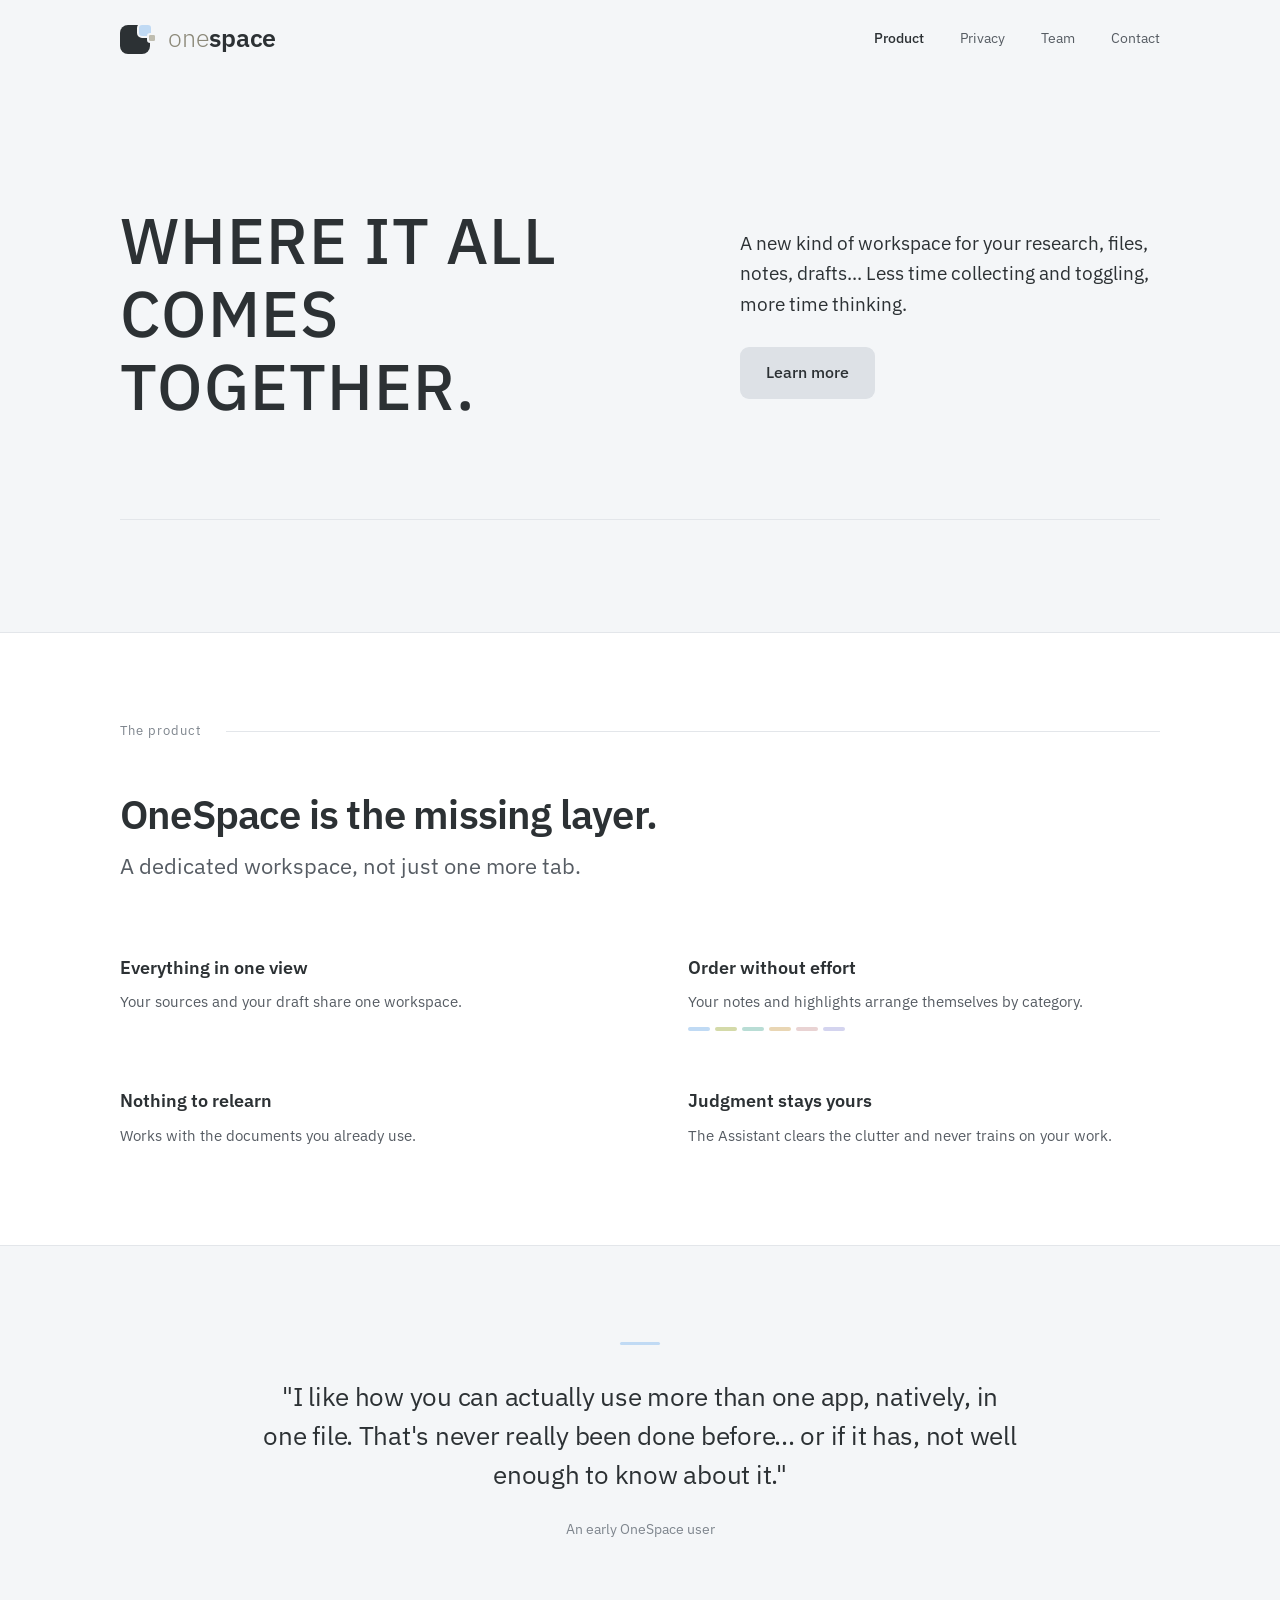
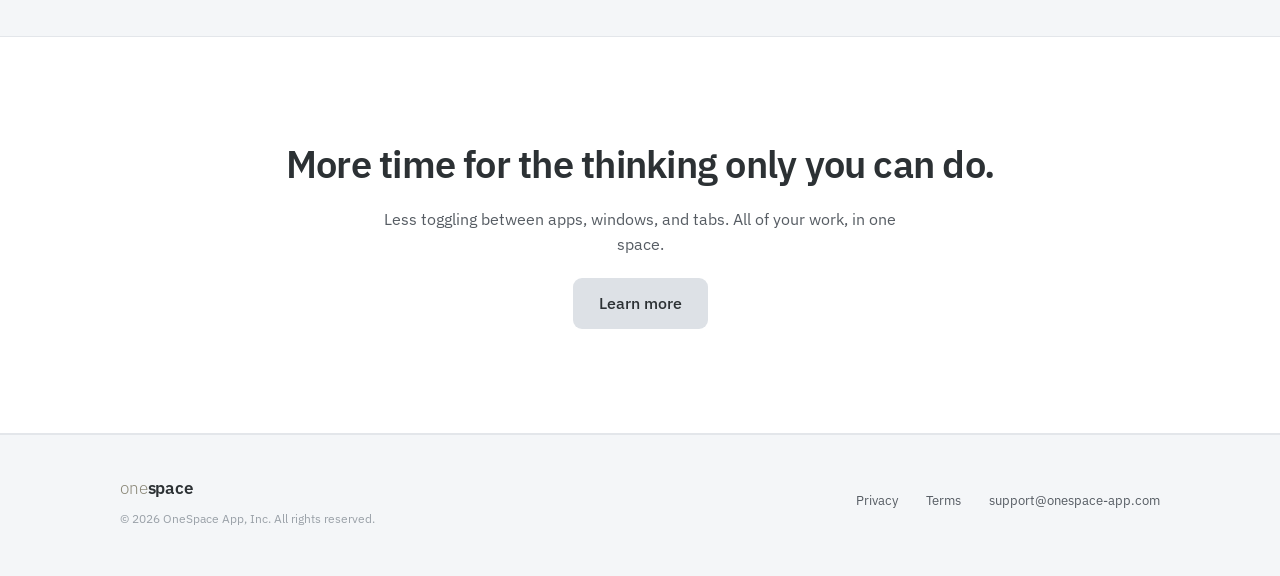
<file: index.html>
<!doctype html>
<html lang="en">
<head>
<meta charset="utf-8" />
<meta name="viewport" content="width=device-width, initial-scale=1" />
<title>OneSpace | Where it all comes together</title>
<meta name="description" content="OneSpace is a new kind of workspace for your research, files, notes, and drafts. Less time collecting and toggling, more time thinking." />
<link rel="preconnect" href="https://fonts.googleapis.com" />
<link rel="preconnect" href="https://fonts.gstatic.com" crossorigin />
<link href="https://fonts.googleapis.com/css2?family=IBM+Plex+Sans:wght@300;400;500;600&display=swap" rel="stylesheet" />
<link rel="stylesheet" href="styles.css" />
</head>
<body>
<div class="page">

  <header class="wrap nav">
    <a class="brand" href="./" aria-label="OneSpace home">
      <span class="mark" aria-hidden="true"><span class="panel"></span><span class="sq1"></span><span class="sq2"></span></span>
      <span class="wordmark"><span class="one">one</span><span class="space">space</span></span>
    </a>
    <nav class="nav-links">
      <a href="#product" class="current">Product</a>
      <a href="https://privacy.onespace-app.com">Privacy</a>
      <a href="team/">Team</a>
      <a href="contact/">Contact</a>
    </nav>
  </header>

  <main>
    <section class="wrap hero">
      <div class="hero-grid">
        <h1>WHERE IT ALL<br>COMES TOGETHER.</h1>
        <div class="hero-side">
          <p>A new kind of workspace for your research, files, notes, drafts... Less time collecting and toggling, more time thinking.</p>
          <div><a class="btn" href="contact/">Learn more</a></div>
        </div>
      </div>
      <div class="hero-rule" aria-hidden="true"></div>
    </section>

    <section class="band" id="product">
      <div class="wrap section">
        <div class="section-label"><span>The product</span></div>
        <div class="statement">
          <h2>OneSpace is the missing layer.</h2>
          <p>A dedicated workspace, not just one more tab.</p>
        </div>
        <div class="capabilities">
          <div class="capability">
            <h3>Everything in one view</h3>
            <p>Your sources and your draft share one workspace.</p>
          </div>
          <div class="capability">
            <h3>Order without effort</h3>
            <p>Your notes and highlights arrange themselves by category.</p>
            <div class="chalk" aria-hidden="true">
              <i style="background:#C0DAF4"></i><i style="background:#D4DAA9"></i><i style="background:#B9DDD5"></i><i style="background:#E9D6B4"></i><i style="background:#E9D3D3"></i><i style="background:#D4D4EF"></i>
            </div>
          </div>
          <div class="capability">
            <h3>Nothing to relearn</h3>
            <p>Works with the documents you already use.</p>
          </div>
          <div class="capability">
            <h3>Judgment stays yours</h3>
            <p>The Assistant clears the clutter and never trains on your work.</p>
          </div>
        </div>
      </div>
    </section>

    <section class="wrap quote">
      <figure>
        <div class="tick" aria-hidden="true" style="margin:0 auto"></div>
        <blockquote>"I like how you can actually use more than one app, natively, in one file. That's never really been done before... or if it has, not well enough to know about it."</blockquote>
        <figcaption>An early OneSpace user</figcaption>
      </figure>
    </section>

    <section class="band">
      <div class="wrap closer">
        <h2>More time for the thinking only you can do.</h2>
        <p>Less toggling between apps, windows, and tabs. All of your work, in one space.</p>
        <div><a class="btn" href="contact/">Learn more</a></div>
      </div>
    </section>
  </main>

  <footer class="wrap footer">
    <div>
      <div class="wordmark"><span class="one">one</span><span class="space">space</span></div>
      <div class="copyright">© 2026 OneSpace App, Inc. All rights reserved.</div>
    </div>
    <div class="footer-links">
      <a href="https://privacy.onespace-app.com">Privacy</a>
      <a href="https://privacy.onespace-app.com/terms/">Terms</a>
      <a href="mailto:support@onespace-app.com">support@onespace-app.com</a>
    </div>
  </footer>

</div>
</body>
</html>
</file>
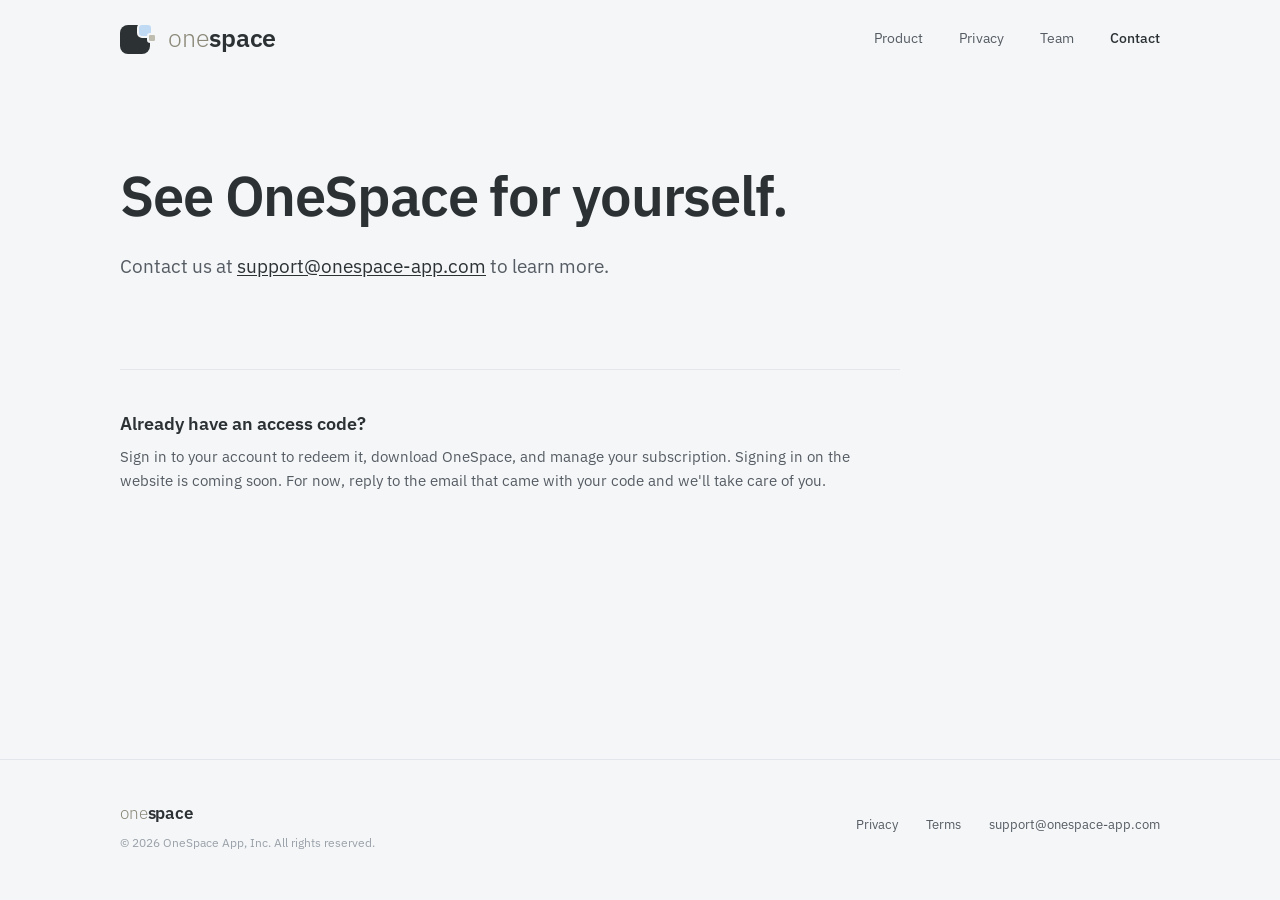
<file: contact/index.html>
<!doctype html>
<html lang="en">
<head>
<meta charset="utf-8" />
<meta name="viewport" content="width=device-width, initial-scale=1" />
<title>Contact | OneSpace</title>
<meta name="description" content="Contact the OneSpace team to learn more." />
<link rel="preconnect" href="https://fonts.googleapis.com" />
<link rel="preconnect" href="https://fonts.gstatic.com" crossorigin />
<link href="https://fonts.googleapis.com/css2?family=IBM+Plex+Sans:wght@300;400;500;600&display=swap" rel="stylesheet" />
<link rel="stylesheet" href="../styles.css" />
</head>
<body>
<div class="page">

  <header class="wrap nav">
    <a class="brand" href="../" aria-label="OneSpace home">
      <span class="mark" aria-hidden="true"><span class="panel"></span><span class="sq1"></span><span class="sq2"></span></span>
      <span class="wordmark"><span class="one">one</span><span class="space">space</span></span>
    </a>
    <nav class="nav-links">
      <a href="../#product">Product</a>
      <a href="https://privacy.onespace-app.com">Privacy</a>
      <a href="../team/">Team</a>
      <a href="../contact/" class="current">Contact</a>
    </nav>
  </header>

  <main>
    <section class="wrap section contact">
      <h1>See OneSpace for yourself.</h1>
      <p class="lead">Contact us at <a href="mailto:support@onespace-app.com">support@onespace-app.com</a> to learn more.</p>
      <div class="access">
        <h2>Already have an access code?</h2>
        <p>Sign in to your account to redeem it, download OneSpace, and manage your subscription. Signing in on the website is coming soon. For now, reply to the email that came with your code and we'll take care of you.</p>
      </div>
    </section>
  </main>

  <footer class="wrap footer">
    <div>
      <div class="wordmark"><span class="one">one</span><span class="space">space</span></div>
      <div class="copyright">© 2026 OneSpace App, Inc. All rights reserved.</div>
    </div>
    <div class="footer-links">
      <a href="https://privacy.onespace-app.com">Privacy</a>
      <a href="https://privacy.onespace-app.com/terms/">Terms</a>
      <a href="mailto:support@onespace-app.com">support@onespace-app.com</a>
    </div>
  </footer>

</div>
</body>
</html>
</file>
<file: styles.css>
/* OneSpace marketing site — design per the approved Sep 2026 canvas.
   Palette and type follow the app itself: IBM Plex Sans, cool neutral ramp. */

:root {
  --canvas: #f4f6f8;
  --ink: #2c3134;
  --ink-muted: #565c63;
  --ink-faint: #7e858d;
  --ink-dim: #9aa1a8;
  --hairline: #e3e6ea;
  --hairline-strong: #c9cbd1;
  --btn: #dde1e6;
  --powder: #c0daf4;
  --taupe: #bfbdb0;
  --wordmark-one: #8b8878;
}

* { margin: 0; padding: 0; box-sizing: border-box; }

body {
  background: var(--canvas);
  color: var(--ink);
  font-family: "IBM Plex Sans", -apple-system, "Helvetica Neue", sans-serif;
  font-size: 16px;
  line-height: 1.6;
  -webkit-font-smoothing: antialiased;
}

a { color: var(--ink-muted); text-decoration: none; }
a:hover { color: var(--ink); }

.wrap { max-width: 1440px; width: 100%; margin: 0 auto; padding-left: 120px; padding-right: 120px; }

/* ── Nav ─────────────────────────────────────────────── */
.nav { display: flex; align-items: center; justify-content: space-between; height: 76px; }
.brand { display: flex; align-items: center; gap: 13px; }
.mark { position: relative; width: 35px; height: 31px; }
.mark .panel { position: absolute; left: 0; bottom: 0; width: 30px; height: 29px; background: var(--ink); border-radius: 8px; }
.mark .sq1 { position: absolute; top: 0; left: 17.4px; width: 15.6px; height: 15.6px; background: var(--powder); border-radius: 5px; border: 2px solid var(--canvas); }
.mark .sq2 { position: absolute; top: 10.8px; left: 27px; width: 9.6px; height: 9.6px; background: var(--taupe); border-radius: 3.3px; border: 2px solid var(--canvas); }
.wordmark { font-size: 25px; letter-spacing: -0.01em; color: var(--ink); }
.wordmark .one { font-weight: 300; color: var(--wordmark-one); }
.wordmark .space { font-weight: 600; }
.nav-links { display: flex; align-items: center; gap: 36px; font-size: 14px; }
.nav-links .current { color: var(--ink); font-weight: 500; }

/* ── Buttons ─────────────────────────────────────────── */
.btn {
  display: inline-block;
  background: var(--btn);
  color: var(--ink);
  font-weight: 500;
  font-size: 16px;
  padding: 13px 26px;
  border-radius: 9px;
  transition: filter 120ms ease;
}
.btn:hover { color: var(--ink); filter: brightness(0.96); }

/* ── Hero ────────────────────────────────────────────── */
.hero { padding-top: 128px; padding-bottom: 112px; }
.hero-grid { display: grid; grid-template-columns: minmax(0, 1fr) 420px; gap: 120px; align-items: center; }
.hero h1 { font-size: 64px; font-weight: 500; line-height: 1.14; letter-spacing: 0.015em; }
.hero-side { display: flex; flex-direction: column; gap: 28px; }
.hero-side p { font-size: 19px; color: var(--ink); }
.hero-rule { height: 1px; background: var(--hairline); margin-top: 96px; }

/* ── Sections ────────────────────────────────────────── */
.band { background: #ffffff; border-top: 1px solid var(--hairline); border-bottom: 1px solid var(--hairline); }
.section { padding-top: 88px; padding-bottom: 96px; }
.section-label { display: flex; align-items: center; gap: 24px; }
.section-label span { font-size: 13px; letter-spacing: 0.08em; color: var(--ink-faint); flex-shrink: 0; }
.section-label::after { content: ""; height: 1px; flex-grow: 1; background: var(--hairline); }

.statement { margin-top: 48px; }
.statement h2 { font-size: 40px; font-weight: 600; line-height: 1.2; letter-spacing: -0.02em; }
.statement p { font-size: 22px; color: var(--ink-muted); margin-top: 12px; line-height: 1.45; }

.capabilities { display: grid; grid-template-columns: repeat(2, minmax(0, 1fr)); gap: 56px 96px; max-width: 1080px; margin-top: 72px; }
.capability h3 { font-size: 18px; font-weight: 600; }
.capability p { font-size: 15px; color: var(--ink-muted); margin-top: 8px; line-height: 1.65; }
.chalk { display: flex; gap: 5px; margin-top: 12px; }
.chalk i { width: 22px; height: 4px; border-radius: 2px; display: block; }

/* ── Testimonial ─────────────────────────────────────── */
.quote { padding-top: 96px; padding-bottom: 96px; display: flex; flex-direction: column; align-items: center; text-align: center; }
.quote .tick { width: 40px; height: 3px; border-radius: 2px; background: var(--powder); }
.quote blockquote { font-size: 26px; font-weight: 400; line-height: 1.5; letter-spacing: -0.01em; max-width: 760px; margin-top: 32px; }
.quote figcaption { font-size: 14px; color: var(--ink-faint); margin-top: 24px; }

/* ── Closer ──────────────────────────────────────────── */
.closer { padding-top: 104px; padding-bottom: 104px; display: flex; flex-direction: column; align-items: center; gap: 20px; text-align: center; }
.closer h2 { font-size: 38px; font-weight: 600; letter-spacing: -0.02em; line-height: 1.2; max-width: 720px; }
.closer p { font-size: 16px; color: var(--ink-muted); max-width: 520px; }

/* ── Team page ───────────────────────────────────────── */
.page-title { font-size: 36px; font-weight: 600; letter-spacing: -0.015em; margin-top: 48px; }
.team-grid { display: grid; grid-template-columns: repeat(3, minmax(0, 1fr)); gap: 48px 64px; margin-top: 56px; }
.person { display: flex; align-items: center; gap: 16px; }
.person img { width: 56px; height: 56px; border-radius: 50%; object-fit: cover; flex-shrink: 0; }
.person .name { font-size: 16px; font-weight: 600; }
.person .role { font-size: 13px; color: var(--ink-faint); margin-top: 2px; }

/* ── Contact page ────────────────────────────────────── */
.contact h1 { font-size: 56px; font-weight: 600; line-height: 1.12; letter-spacing: -0.02em; max-width: 780px; }
.contact .lead { font-size: 19px; color: var(--ink-muted); max-width: 620px; margin-top: 24px; }
.contact .lead a, .access a { color: var(--ink); text-decoration: underline; text-underline-offset: 2px; }
.access { margin-top: 88px; max-width: 780px; border-top: 1px solid var(--hairline); padding-top: 40px; }
.access h2 { font-size: 18px; font-weight: 600; }
.access p { font-size: 15px; color: var(--ink-muted); margin-top: 6px; }

/* ── Footer ──────────────────────────────────────────── */
.footer { border-top: 1px solid var(--hairline); padding-top: 40px; padding-bottom: 48px; display: flex; align-items: center; justify-content: space-between; gap: 24px; flex-wrap: wrap; }
.footer .wordmark { font-size: 17px; }
.footer .copyright { font-size: 12px; color: var(--ink-dim); margin-top: 6px; }
.footer-links { display: flex; gap: 28px; font-size: 13px; flex-wrap: wrap; }

/* fill the viewport so short pages keep the footer low */
.page { min-height: 100vh; display: flex; flex-direction: column; }
.page > main { flex-grow: 1; }

/* ── Phone ───────────────────────────────────────────── */
@media (max-width: 900px) {
  .wrap { padding-left: 24px; padding-right: 24px; }
  .nav { height: 60px; }
  .nav .wordmark { display: none; }
  .mark { transform: scale(0.8); transform-origin: left center; }
  .nav-links { gap: 18px; font-size: 13px; }

  .hero { padding-top: 56px; padding-bottom: 64px; }
  .hero-grid { grid-template-columns: 1fr; gap: 26px; }
  .hero h1 { font-size: 32px; line-height: 1.16; }
  .hero-side p { font-size: 15px; }
  .hero-side { gap: 20px; }
  .btn { display: block; text-align: center; font-size: 15px; }
  .hero-rule { margin-top: 40px; }

  .section { padding-top: 48px; padding-bottom: 56px; }
  .statement { margin-top: 28px; }
  .statement h2 { font-size: 26px; line-height: 1.25; }
  .statement p { font-size: 17px; }
  .capabilities { grid-template-columns: 1fr; gap: 28px; margin-top: 40px; }
  .capability h3 { font-size: 16px; }
  .capability p { font-size: 14px; }

  .quote { padding-top: 56px; padding-bottom: 56px; }
  .quote blockquote { font-size: 19px; }

  .closer { padding-top: 56px; padding-bottom: 56px; gap: 14px; }
  .closer h2 { font-size: 26px; }
  .closer p { font-size: 14px; }

  .page-title { font-size: 26px; margin-top: 28px; }
  .team-grid { grid-template-columns: 1fr; gap: 24px; margin-top: 32px; }

  .contact h1 { font-size: 32px; }
  .contact .lead { font-size: 15px; }
  .access { margin-top: 48px; padding-top: 28px; }

  .footer { flex-direction: column; align-items: flex-start; gap: 14px; }
}
</file>
